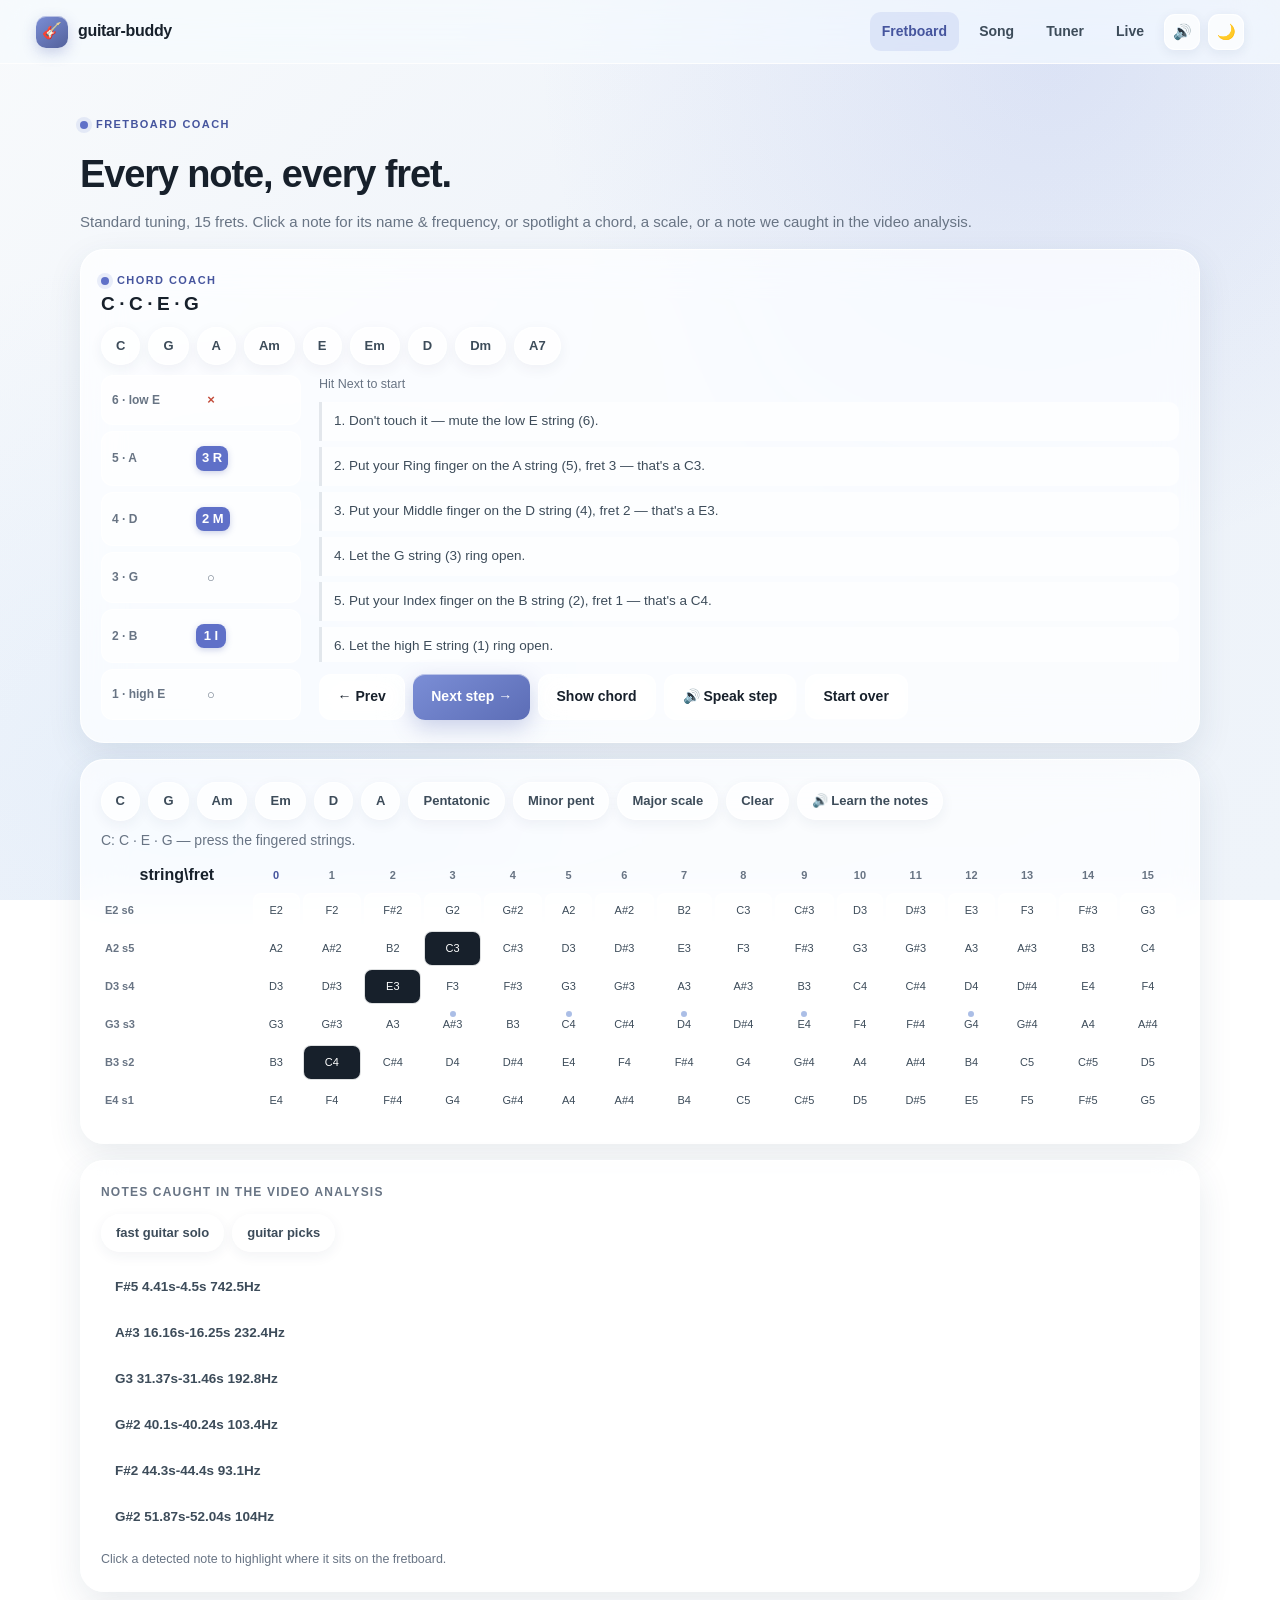
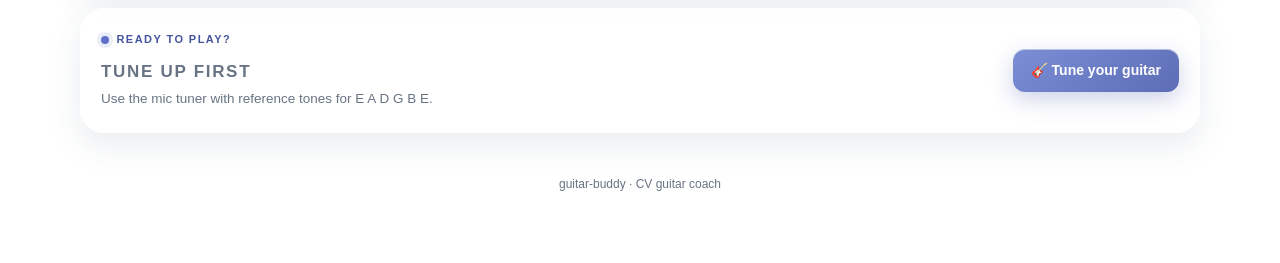
<file: web/index.html>
<!DOCTYPE html>
<html lang="en">
<head>
<meta charset="utf-8">
<meta name="viewport" content="width=device-width, initial-scale=1">
<meta name="theme-color" content="#eef4fb">
<meta name="description" content="guitar-buddy — fretboard coach and tuner.">
<title>guitar-buddy · Fretboard coach</title>
<link rel="stylesheet" href="style.css">
</head>
<body>
<header class="topbar">
  <a class="brand" href="index.html" aria-label="guitar-buddy home">
    <span class="brand-mark">🎸</span> guitar-buddy
  </a>
  <nav>
    <a class="nav-link" href="index.html">Fretboard</a>
    <a class="nav-link" href="song.html">Song</a>
    <a class="nav-link" href="tuner.html">Tuner</a>
    <a class="nav-link" href="live.html">Live</a>
    <button class="icon-btn" id="voiceBtn" title="Voice guide">🔊</button>
    <button class="icon-btn" id="themeBtn" title="Toggle theme">🌙</button>
  </nav>
</header>

<main>
  <section class="section-head">
    <div class="eyebrow">Fretboard coach</div>
    <h1>Every note, every fret.</h1>
    <p>Standard tuning, 15 frets. Click a note for its name &amp; frequency, or spotlight a
       chord, a scale, or a note we caught in the video analysis.</p>
  </section>

  <section class="glass panel" id="chordCoach">
    <div class="eyebrow">Chord coach</div>
    <div class="coach-head">
      <h3 id="chordName">C</h3>
      <span class="sub" id="chordNotes"></span>
    </div>
    <div class="chips" id="chordChips" role="group" aria-label="Choose a chord to learn"></div>

    <div class="coach-grid">
      <div class="diagram" id="chordDiagram"></div>
      <div class="coach-steps">
        <span id="stepLabel">Hit Next to start</span>
        <ol class="steps" id="stepsList"></ol>
        <div class="coach-nav">
          <button class="btn btn-ghost" id="stepPrev">← Prev</button>
          <button class="btn btn-primary" id="stepNext">Next step →</button>
          <button class="btn btn-ghost" id="stepAll">Show chord</button>
          <button class="btn btn-ghost" id="stepSpeak">🔊 Speak step</button>
          <button class="btn btn-ghost" id="stepReset">Start over</button>
        </div>
      </div>
    </div>
  </section>

  <section class="glass panel">
    <div class="chips" role="group" aria-label="Highlight chords and scales">
      <button class="chip" data-highlight="C">C</button>
      <button class="chip" data-highlight="G">G</button>
      <button class="chip" data-highlight="A minor">Am</button>
      <button class="chip" data-highlight="E minor">Em</button>
      <button class="chip" data-highlight="D">D</button>
      <button class="chip" data-highlight="A">A</button>
      <button class="chip" data-highlight="Major pentatonic">Pentatonic</button>
      <button class="chip" data-highlight="Minor pentatonic">Minor pent</button>
      <button class="chip" data-highlight="Major (Ionian)">Major scale</button>
      <button class="chip" id="clearHl">Clear</button>
      <button class="chip" id="notesTour">🔊 Learn the notes</button>
    </div>
    <div id="info">Click any note — or pick a chord/scale above.</div>
    <div id="fretboard"></div>
  </section>

  <section class="glass panel">
    <h2>Notes caught in the video analysis</h2>
    <div id="clipFilter" class="chips"></div>
    <ul id="noteList"></ul>
    <p style="color:var(--muted);font-size:12.5px;margin:8px 0 0">
      Click a detected note to highlight where it sits on the fretboard.</p>
  </section>

  <section class="glass panel" style="display:flex;align-items:center;gap:18px;flex-wrap:wrap">
    <div style="flex:1;min-width:220px">
      <div class="eyebrow">Ready to play?</div>
      <h2 style="margin:10px 0 4px;font-size:17px;font-weight:800">Tune up first</h2>
      <p style="color:var(--muted);font-size:13.5px;margin:0">
        Use the mic tuner with reference tones for E A D G B E.</p>
    </div>
    <a class="btn btn-primary" href="tuner.html">🎸 Tune your guitar</a>
  </section>
</main>

<footer>guitar-buddy · CV guitar coach</footer>

<script src="notes.js"></script>
<script src="chords.js"></script>
<script src="notes_data.js"></script>
<script src="ui.js"></script>
<script src="voice.js"></script>
<script src="fretboard.js"></script>
<script src="chordcoach.js"></script>
</body>
</html>
</file>
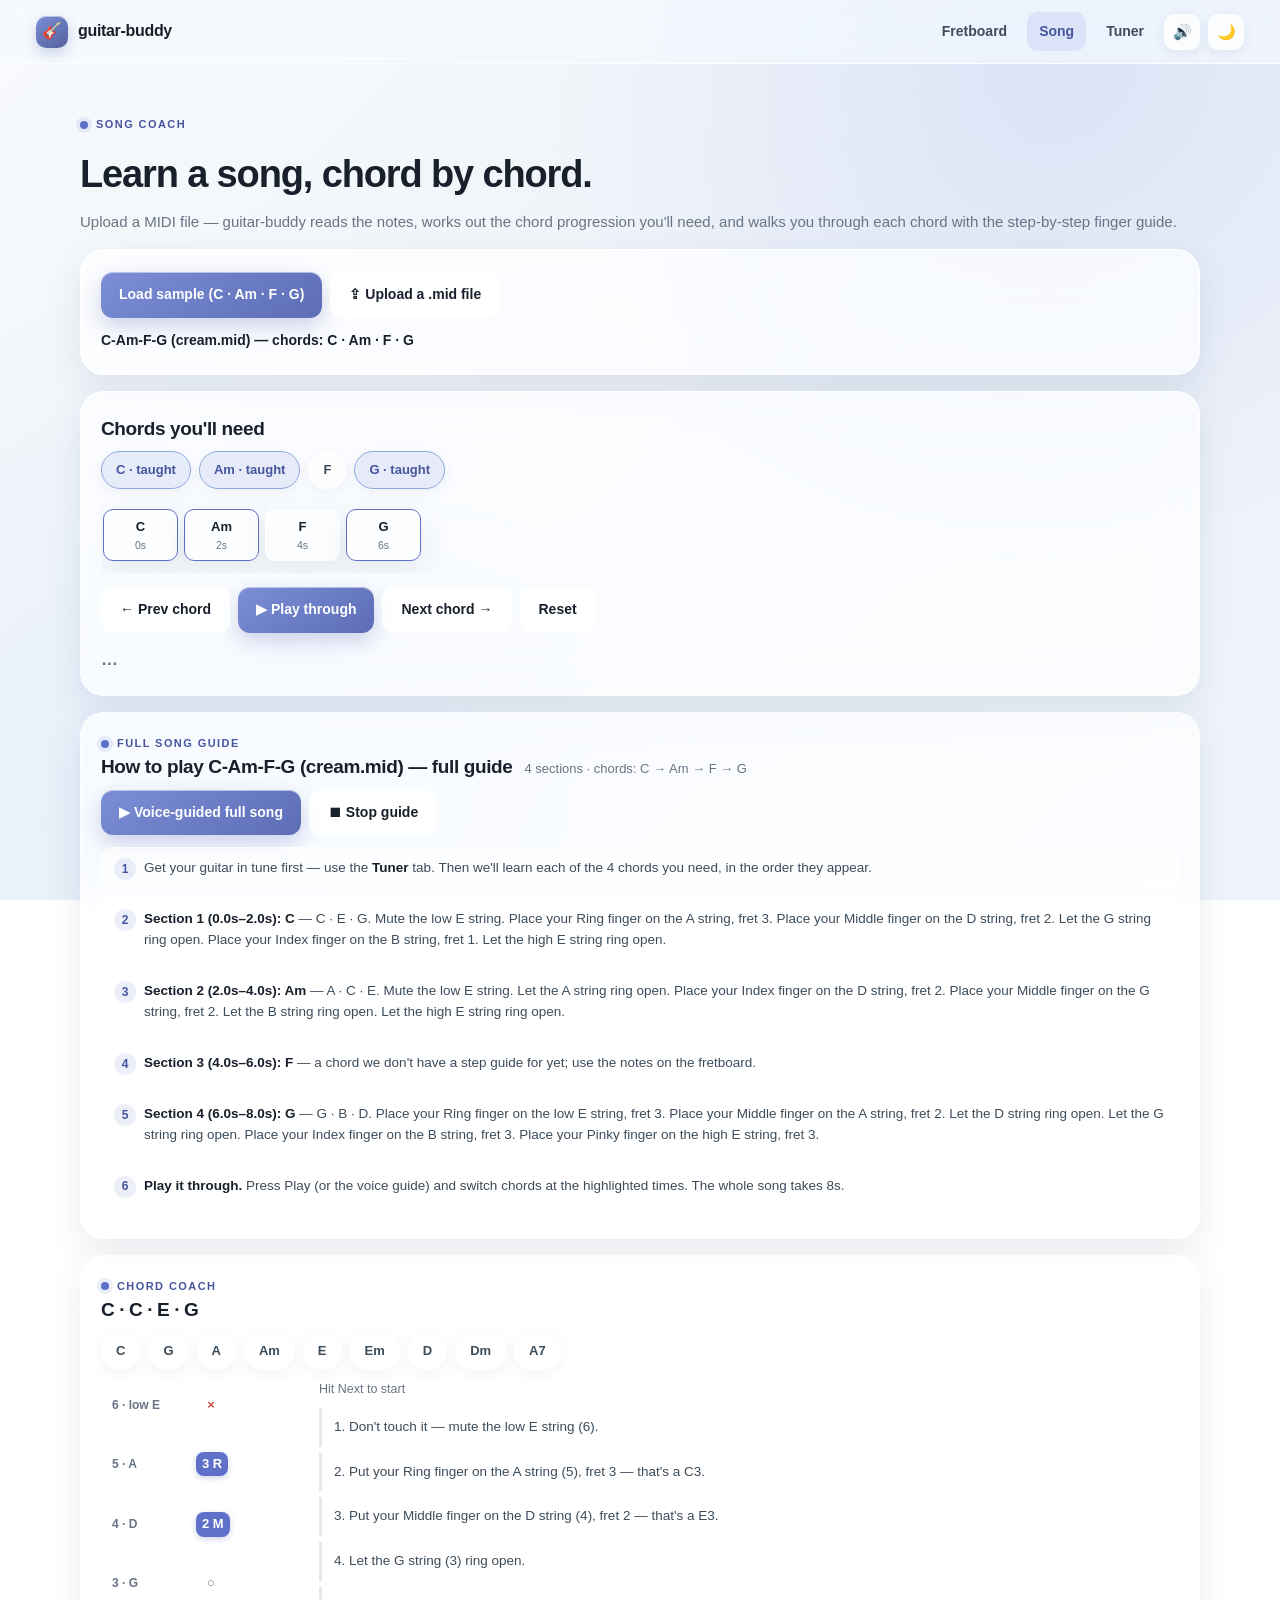
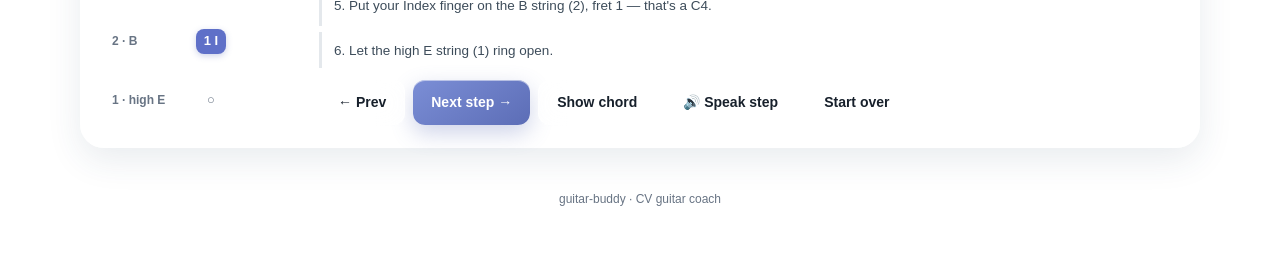
<file: web/song.html>
<!DOCTYPE html>
<html lang="en">
<head>
<meta charset="utf-8">
<meta name="viewport" content="width=device-width, initial-scale=1">
<meta name="theme-color" content="#eef4fb">
<meta name="description" content="guitar-buddy — upload a MIDI and learn the chords you need, step by step.">
<title>guitar-buddy · Song coach</title>
<link rel="stylesheet" href="style.css">
</head>
<body>
<header class="topbar">
  <a class="brand" href="index.html" aria-label="guitar-buddy home">
    <span class="brand-mark">🎸</span> guitar-buddy
  </a>
  <nav>
    <a class="nav-link" href="index.html">Fretboard</a>
    <a class="nav-link" href="song.html">Song</a>
    <a class="nav-link" href="tuner.html">Tuner</a>
    <button class="icon-btn" id="voiceBtn" title="Voice guide">🔊</button>
    <button class="icon-btn" id="themeBtn" title="Toggle theme">🌙</button>
  </nav>
</header>

<main>
  <section class="section-head">
    <div class="eyebrow">Song coach</div>
    <h1>Learn a song, chord by chord.</h1>
    <p>Upload a MIDI file — guitar-buddy reads the notes, works out the chord progression
       you'll need, and walks you through each chord with the step-by-step finger guide.</p>
  </section>

  <section class="glass panel">
    <div class="chips" aria-label="Load a song">
      <button class="btn btn-primary" id="loadSample">Load sample (C · Am · F · G)</button>
      <label class="btn btn-ghost" for="songFile">
        ⇪ Upload a .mid file
        <input type="file" id="songFile" accept=".mid,.midi,audio/midi" hidden>
      </label>
    </div>
    <div id="songTitle" class="song-title"></div>
  </section>

  <section class="glass panel">
    <div class="coach-head">
      <h3>Chords you'll need</h3>
      <span class="sub" id="songMeta"></span>
    </div>
    <div class="chips" id="chordNeed"></div>
    <div class="timeline-row" id="timeline"></div>
    <div class="coach-nav" style="margin-top:14px">
      <button class="btn btn-ghost" id="prevBtn">← Prev chord</button>
      <button class="btn btn-primary" id="playBtn">▶ Play through</button>
      <button class="btn btn-ghost" id="nextBtn">Next chord →</button>
      <button class="btn btn-ghost" id="resetBtn">Reset</button>
    </div>
    <div id="currentChord" class="current-chord">…</div>
  </section>

  <section class="glass panel" id="fullGuidePanel">
    <div class="eyebrow">Full song guide</div>
    <div class="coach-head">
      <h3 id="guideTitle">How to play — full guide</h3>
      <span class="sub" id="guideMeta"></span>
    </div>
    <div class="chips" style="margin-bottom:12px" aria-label="Full-song controls">
      <button class="btn btn-primary" id="guideFullSong">▶ Voice-guided full song</button>
      <button class="btn btn-ghost" id="guideStop">⏹ Stop guide</button>
    </div>
    <ol id="guideList" class="guide-list"></ol>
  </section>

  <section class="glass panel" id="chordCoach">
    <div class="eyebrow">Chord coach</div>
    <div class="coach-head">
      <h3 id="chordName">C</h3>
      <span class="sub" id="chordNotes"></span>
    </div>
    <div class="chips" id="chordChips" role="group" aria-label="Choose a chord to learn"></div>
    <div class="coach-grid">
      <div class="diagram" id="chordDiagram"></div>
      <div class="coach-steps">
        <span id="stepLabel">Hit Next to start</span>
        <ol class="steps" id="stepsList"></ol>
        <div class="coach-nav">
          <button class="btn btn-ghost" id="stepPrev">← Prev</button>
          <button class="btn btn-primary" id="stepNext">Next step →</button>
          <button class="btn btn-ghost" id="stepAll">Show chord</button>
          <button class="btn btn-ghost" id="stepSpeak">🔊 Speak step</button>
          <button class="btn btn-ghost" id="stepReset">Start over</button>
        </div>
      </div>
    </div>
  </section>
</main>

<footer>guitar-buddy · CV guitar coach</footer>

<script src="notes.js"></script>
<script src="chords.js"></script>
<script src="ui.js"></script>
<script src="voice.js"></script>
<script src="midi.js"></script>
<script src="sample_midi.js"></script>
<script src="chordcoach.js"></script>
<script src="songcoach.js"></script>
</body>
</html>
</file>
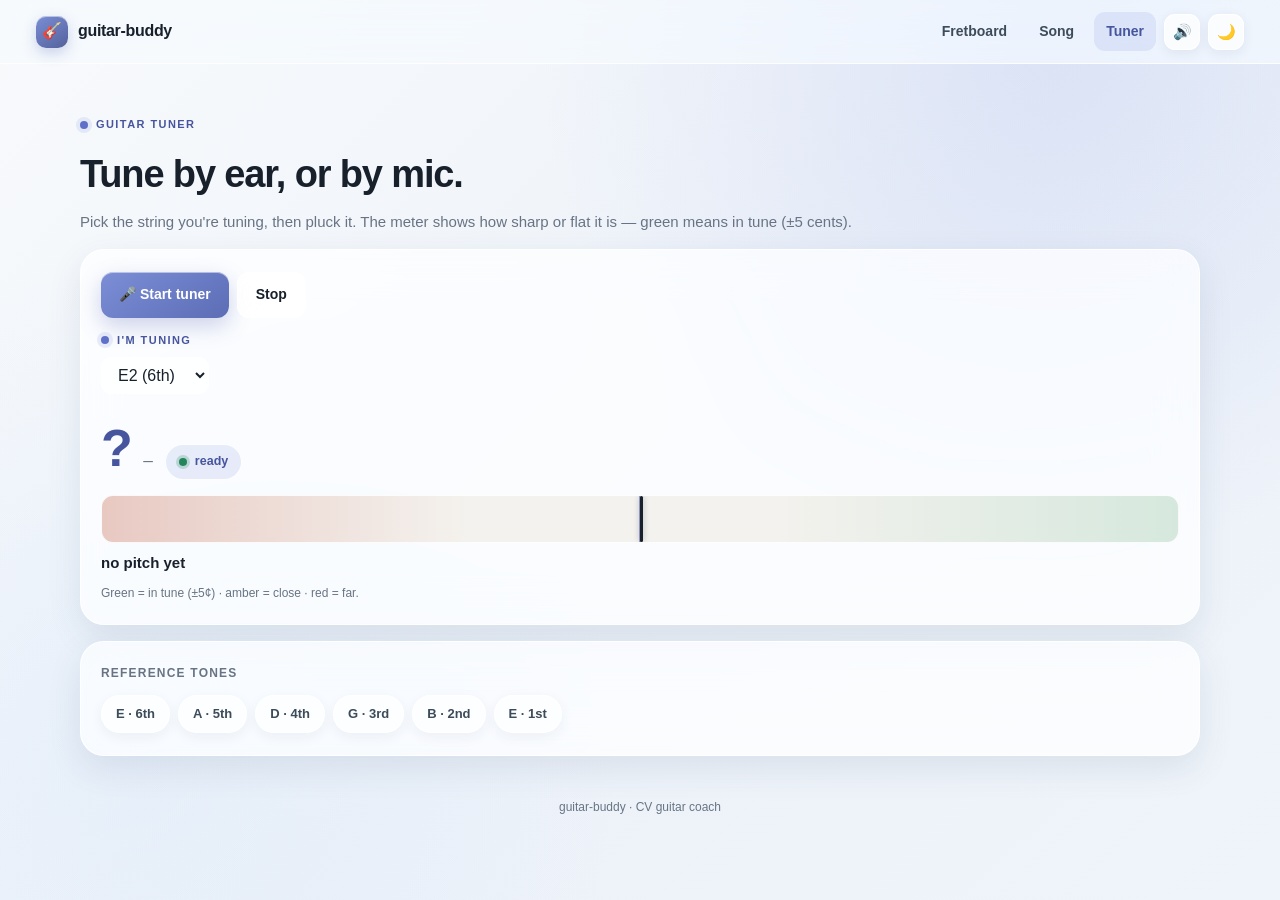
<file: web/tuner.html>
<!DOCTYPE html>
<html lang="en">
<head>
<meta charset="utf-8">
<meta name="viewport" content="width=device-width, initial-scale=1">
<meta name="theme-color" content="#eef4fb">
<meta name="description" content="guitar-buddy — tune your guitar by microphone.">
<title>guitar-buddy · Tuner</title>
<link rel="stylesheet" href="style.css">
</head>
<body>
<header class="topbar">
  <a class="brand" href="index.html" aria-label="guitar-buddy home">
    <span class="brand-mark">🎸</span> guitar-buddy
  </a>
  <nav>
    <a class="nav-link" href="index.html">Fretboard</a>
    <a class="nav-link" href="song.html">Song</a>
    <a class="nav-link" href="tuner.html">Tuner</a>
    <button class="icon-btn" id="voiceBtn" title="Voice guide">🔊</button>
    <button class="icon-btn" id="themeBtn" title="Toggle theme">🌙</button>
  </nav>
</header>

<main>
  <section class="section-head">
    <div class="eyebrow">Guitar tuner</div>
    <h1>Tune by ear, or by mic.</h1>
    <p>Pick the string you're tuning, then pluck it. The meter shows how sharp or flat
       it is — green means in tune (±5 cents).</p>
  </section>

  <section class="glass panel">
    <div class="chips" aria-label="Tuner controls">
      <button class="btn btn-primary" id="tunerOn">🎤 Start tuner</button>
      <button class="btn btn-ghost" id="tunerOff">Stop</button>
    </div>
    <div style="margin:14px 0">
      <label class="eyebrow" style="margin-bottom:8px">I'm tuning</label>
      <select id="stringSelect"></select>
    </div>

    <div class="tuner-readout">
      <span class="note" id="detectedNote">?</span>
      <span class="freq" id="detectedFreq">—</span>
      <span class="status-chip" id="tunerStatus">
        <span class="dot"></span> ready
      </span>
    </div>

    <div class="tuner-meter" aria-label="Tuning meter">
      <div class="center"></div>
      <div class="needle" id="needle"></div>
    </div>

    <div class="tuner-meta">
      <span class="cents" id="centsLabel">no pitch yet</span>
      <span class="target" id="targetLabel"></span>
    </div>
    <p style="color:var(--muted);font-size:12px;margin:10px 0 0">
      Green = in tune (±5¢) · amber = close · red = far.</p>
  </section>

  <section class="glass panel">
    <h2>Reference tones</h2>
    <div class="chips">
      <button class="chip" id="ref0">E · 6th</button>
      <button class="chip" id="ref1">A · 5th</button>
      <button class="chip" id="ref2">D · 4th</button>
      <button class="chip" id="ref3">G · 3rd</button>
      <button class="chip" id="ref4">B · 2nd</button>
      <button class="chip" id="ref5">E · 1st</button>
    </div>
  </section>
</main>

<footer>guitar-buddy · CV guitar coach</footer>

<script src="notes.js"></script>
<script src="ui.js"></script>
<script src="tuner.js"></script>
</body>
</html>
</file>
<file: web/style.css>
/* ============================================================
   guitar-buddy UI — Josh design language (v2)
   Light glass AND dark mode, cohesive with the personal site +
   mviable storefront system. Muted desaturated periwinkle accent,
   semantic tokens, glassmorphism, system fonts. Mobile-first.
   ============================================================ */
:root{
  --ink:#17202b;
  --muted:#687484;
  --text-2:#3d4c5a;
  --accent:#5f70c8;        /* muted periwinkle */
  --accent-2:#8fa8de;
  --accent-ink:#46559e;
  --accent-glass:rgba(95,112,200,.12);
  --line:rgba(39,68,101,.12);
  --glass:rgba(255,255,255,.72);
  --glass-strong:rgba(255,255,255,.9);
  --panel:rgba(255,255,255,.64);
  --panel-solid:rgba(255,255,255,.92);
  --card-line:rgba(255,255,255,.86);
  --chip-bg:rgba(255,255,255,.66);
  --chip-line:rgba(255,255,255,.9);
  --shadow:0 24px 70px rgba(37,65,95,.13);
  --shadow-soft:0 12px 34px rgba(37,65,95,.10);
  --radius:24px;
  --radius-s:14px;
  --maxw:1120px;
  --gutter:clamp(18px,4vw,36px);
  --mono:ui-monospace,"SF Mono","Menlo",Consolas,monospace;
  --ease:cubic-bezier(.2,.7,.2,1);
  --good:#23855a; --warn:#caa013; --bad:#c34b3a;
  --gradient:
    radial-gradient(circle at 82% 6%, rgba(125,145,225,.16), transparent 38%),
    radial-gradient(circle at 10% 84%, rgba(150,195,255,.10), transparent 36%),
    linear-gradient(135deg,#f8fafc 0%,#edf2f9 54%,#eff4fa 100%);
  --topbar-bg:rgba(246,250,253,.66);
}
html[data-theme="dark"]{
  --ink:#e8edf7;
  --muted:#98a7bd;
  --text-2:#b7c2d3;
  --accent:#8fa8de;
  --accent-2:#b7c9ef;
  --accent-ink:#adc0ea;
  --accent-glass:rgba(143,168,222,.16);
  --line:rgba(178,198,232,.14);
  --glass:rgba(19,26,41,.72);
  --glass-strong:rgba(17,24,38,.94);
  --panel:rgba(23,32,50,.62);
  --panel-solid:rgba(20,28,44,.94);
  --card-line:rgba(178,198,232,.13);
  --chip-bg:rgba(26,35,54,.5);
  --chip-line:rgba(178,198,232,.12);
  --shadow:0 24px 70px rgba(0,0,0,.5);
  --shadow-soft:0 12px 34px rgba(0,0,0,.42);
  --gradient:
    radial-gradient(circle at 82% 5%, rgba(120,142,215,.15), transparent 42%),
    radial-gradient(circle at 8% 88%, rgba(90,112,180,.10), transparent 40%),
    linear-gradient(135deg,#0a0f18 0%,#0e1523 52%,#111a2b 100%);
  --topbar-bg:rgba(10,14,22,.62);
}

*{box-sizing:border-box}
html{scroll-behavior:smooth;-webkit-text-size-adjust:100%}
body{
  margin:0;min-height:100vh;
  font-family:-apple-system,BlinkMacSystemFont,"SF Pro Display","Segoe UI",Roboto,Helvetica,Arial,sans-serif;
  color:var(--ink);background:var(--gradient);background-attachment:fixed;
  -webkit-font-smoothing:antialiased;line-height:1.55;transition:background .3s var(--ease),color .3s var(--ease);
  padding-bottom:60px;
}
a{color:var(--accent-ink);text-underline-offset:2px}
[hidden]{display:none!important}
::selection{background:rgba(95,112,200,.25)}
:focus-visible{outline:2px solid var(--accent);outline-offset:3px;border-radius:6px}

/* ---------- top bar ---------- */
.topbar{
  position:sticky;top:0;z-index:40;height:64px;
  display:flex;align-items:center;justify-content:space-between;gap:12px;padding:0 var(--gutter);
  background:var(--topbar-bg);
  -webkit-backdrop-filter:blur(24px) saturate(160%);backdrop-filter:blur(24px) saturate(160%);
  border-bottom:1px solid var(--card-line);
}
.brand{display:flex;align-items:center;gap:10px;color:var(--ink);text-decoration:none;font-weight:750;letter-spacing:-.02em}
.brand-mark{
  display:grid;place-items:center;width:32px;height:32px;border-radius:10px;color:#fff;
  font-size:16px;background:linear-gradient(145deg,#7b8ed6,#53619b);
  box-shadow:inset 0 1px rgba(255,255,255,.5),0 5px 14px rgba(92,109,182,.3);
}
nav{display:flex;align-items:center;gap:8px}
.nav-link{font:inherit;font-size:14px;font-weight:650;color:var(--text-2);text-decoration:none;padding:9px 12px;border-radius:11px}
.nav-link:hover{color:var(--accent-ink);background:var(--accent-glass)}
.nav-link.active{color:var(--accent-ink);background:var(--accent-glass)}
.icon-btn{
  font:inherit;font-size:15px;width:36px;height:36px;border-radius:11px;cursor:pointer;
  background:var(--glass);border:1px solid var(--card-line);color:var(--ink);
  box-shadow:0 3px 12px rgba(28,55,84,.08);
}

/* ---------- layout ---------- */
main{width:min(var(--maxw),100% - (2 * var(--gutter)));margin:0 auto;padding-top:26px}
.section-head{margin:26px 0 14px}
.eyebrow{
  display:flex;align-items:center;gap:8px;text-transform:uppercase;font-size:11px;
  letter-spacing:.13em;font-weight:800;color:var(--accent-ink);
}
.eyebrow::before{content:"";width:8px;height:8px;border-radius:50%;background:var(--accent);box-shadow:0 0 0 4px var(--accent-glass)}
.section-head h1{font-size:clamp(26px,6vw,38px);font-weight:800;letter-spacing:-.03em;margin:12px 0 6px}
.section-head p{color:var(--muted);font-size:15px;margin:0}

/* ---------- glass panels ---------- */
.glass{
  border:1px solid var(--card-line);border-radius:var(--radius);
  background:var(--glass);
  -webkit-backdrop-filter:blur(20px) saturate(150%);backdrop-filter:blur(20px) saturate(150%);
  box-shadow:var(--shadow-soft);
}
.panel{padding:22px 20px;margin:16px 0}
.panel h2{font-size:12px;font-weight:800;text-transform:uppercase;letter-spacing:.1em;color:var(--muted);margin:0 0 12px}

/* ---------- buttons ---------- */
.btn{
  display:inline-flex;align-items:center;justify-content:center;gap:8px;
  font:inherit;font-size:14px;font-weight:700;text-decoration:none;
  padding:11px 18px;border-radius:12px;cursor:pointer;border:1px solid transparent;
  transition:transform .18s var(--ease),box-shadow .18s var(--ease),background .18s var(--ease);
}
.btn-primary{
  color:#fff;border:0;background:linear-gradient(145deg,#7b8ed6,#5c6db6);
  box-shadow:inset 0 1px rgba(255,255,255,.5),0 8px 22px rgba(92,109,182,.30);
}
.btn-primary:hover{box-shadow:inset 0 1px rgba(255,255,255,.5),0 10px 28px rgba(92,109,182,.38);transform:translateY(-1px)}
.btn-ghost{
  color:var(--ink);border:1px solid var(--card-line);background:var(--glass);
  -webkit-backdrop-filter:blur(12px);backdrop-filter:blur(12px);
}
.btn-ghost:hover{background:var(--panel-solid);box-shadow:var(--shadow-soft)}
.btn:active{transform:translateY(1px) scale(.99)}

/* ---------- chips ---------- */
.chips{display:flex;flex-wrap:wrap;gap:8px}
.chip{
  font:inherit;font-size:13px;font-weight:650;color:var(--text-2);padding:8px 14px;border-radius:999px;
  background:var(--chip-bg);border:1px solid var(--chip-line);cursor:pointer;
  box-shadow:0 4px 14px rgba(28,55,84,.06);transition:background .15s,color .15s,border-color .15s;
}
.chip:hover{border-color:var(--accent-glass);color:var(--accent-ink)}
.chip.active,.chip.on{background:var(--accent-glass);border-color:var(--accent-2);color:var(--accent-ink)}
.chip.on{color:var(--accent-ink)}

/* ---------- fretboard ---------- */
#fretboard{overflow-x:auto;margin-top:6px}
table.neck{border-collapse:separate;border-spacing:3px;width:100%}
table.neck th.fret{
  color:var(--muted);font-weight:600;font-size:11px;padding:6px 2px;border:0;
}
table.neck th.nut{color:var(--accent-ink)}
table.neck th.str{color:var(--muted);font-weight:650;font-size:11px;text-align:left;padding-right:8px;white-space:nowrap}
table.neck td.cell{
  text-align:center;font-size:11px;padding:8px 4px;border-radius:8px;cursor:pointer;
  color:var(--text-2);position:relative;border:1px solid var(--card-line);
  background:var(--panel);
  transition:background .12s,color .12s,box-shadow .12s,transform .08s;
}
table.neck td.cell:hover{color:var(--ink);transform:translateY(-1px);box-shadow:var(--shadow-soft)}
table.neck td.cell.sel{background:var(--accent);color:#fff;box-shadow:0 4px 14px rgba(92,109,182,.35)}
table.neck td.cell.hl{background:var(--pc);color:#121212}
table.neck td.cell.hl2{background:var(--ink);color:#fff}
table.neck td.mark::after{
  content:"";position:absolute;left:50%;top:3px;width:6px;height:6px;margin-left:-3px;
  border-radius:50%;background:var(--accent-2);opacity:.75;
}
#info{color:var(--muted);font-size:14px;min-height:22px;margin-top:10px}

/* ---------- detected notes ---------- */
#noteList{list-style:none;padding:0;margin:10px 0 0;max-height:280px;overflow:auto}
#noteList li{margin:5px 0}
#noteList button{
  width:100%;text-align:left;font:inherit;font-size:13.5px;font-weight:600;color:var(--text-2);
  padding:9px 13px;border-radius:11px;border:1px solid var(--card-line);background:var(--chip-bg);
  cursor:pointer;transition:background .15s,color .15s;
}
#noteList button:hover{color:var(--accent-ink);background:var(--accent-glass)}
#noteList .t{color:var(--muted);font-weight:500;font-size:12px}
#noteList .hz{font-family:var(--mono);font-size:12px;color:var(--accent-ink)}

/* ---------- tuner ---------- */
.tuner-readout{display:flex;align-items:baseline;gap:12px;margin:10px 0 6px}
.tuner-readout .note{font-size:52px;font-weight:800;letter-spacing:-.03em;color:var(--accent-ink)}
.tuner-readout .freq{font-family:var(--mono);font-size:16px;color:var(--muted)}
.tuner-meter{
  position:relative;height:48px;margin:6px 0 4px;border-radius:12px;overflow:hidden;
  background:linear-gradient(90deg,#e8c9c2,#f4f2ee 34%,#f4f2ee 62%,#d6e8dd);
  border:1px solid var(--card-line);
}
html[data-theme="dark"] .tuner-meter{background:linear-gradient(90deg,#4a2020,#232a33 34%,#232a33 62%,#143a2a)}
.tuner-meter .center{position:absolute;top:0;bottom:0;left:calc(50% - 1px);width:2px;background:var(--accent);opacity:.6}
.tuner-meter .needle{
  position:absolute;top:0;bottom:0;width:3px;left:50%;background:var(--ink);
  border-radius:2px;transition:transform .08s;z-index:2;box-shadow:0 0 6px rgba(0,0,0,.3);
}
.tuner-meta{display:flex;gap:18px;align-items:center;margin-top:8px;font-size:14px}
.tuner-meta .cents{font-weight:750;font-size:15px}
.tuner-meta .target{color:var(--muted)}
.in-tune .cents{color:var(--good)}.close-cents .cents{color:var(--warn)}.far-cents .cents{color:var(--bad)}
.status-chip{
  display:inline-flex;align-items:center;gap:8px;font-size:12.5px;font-weight:700;color:var(--accent-ink);
  padding:7px 13px;border-radius:999px;background:var(--accent-glass);border:1px solid var(--chip-line);
}
.status-chip .dot{width:8px;height:8px;border-radius:50%;background:var(--good);box-shadow:0 0 0 3px rgba(35,133,90,.22);animation:pulse 2.2s infinite}
@keyframes pulse{0%,100%{opacity:1}50%{opacity:.5}}
select{
  font:inherit;color:var(--ink);background:var(--glass);border:1px solid var(--card-line);
  border-radius:11px;padding:8px 12px;
}
.guitar-visual{display:flex;justify-content:center;margin:10px 0 4px}
.guitar-visual .six{width:8px;height:130px;border-radius:6px;background:#caa24a;box-shadow:0 0 0 3px rgba(0,0,0,.06)}
footer{text-align:center;color:var(--muted);font-size:12px;padding:26px 0 10px}
.guitar-emoji{font-size:22px}

/* ---------- chord coach ---------- */
.coach-head{display:flex;align-items:baseline;gap:12px;flex-wrap:wrap;margin-bottom:8px}
.coach-head h3{font-size:19px;font-weight:800;letter-spacing:-.02em;margin:0;color:var(--ink)}
.coach-head .sub{color:var(--muted);font-size:13px}
.coach-grid{display:grid;grid-template-columns:200px 1fr;gap:18px;margin-top:10px}
@media(max-width:700px){.coach-grid{grid-template-columns:1fr}}
.diagram{display:grid;gap:6px}
.drow{display:flex;align-items:center;gap:10px;padding:7px 10px;border-radius:12px;background:var(--panel);border:1px solid var(--card-line)}
.dstr{color:var(--muted);font-size:12px;font-weight:650;min-width:74px}
.dcell{min-width:30px;text-align:center;font-size:13px;font-weight:800}
.dcell.open{color:var(--muted)}
.dcell.muted{color:var(--bad)}
.dcell.fret{color:#fff;background:var(--accent);border-radius:8px;padding:2px 6px;box-shadow:0 2px 6px rgba(92,109,182,.3)}
.coach-steps{display:flex;flex-direction:column}
.steps{list-style:none;padding:0;margin:0 0 12px;max-height:260px;overflow:auto}
.steps li{
  font-size:13.5px;color:var(--text-2);padding:9px 12px;border-left:3px solid var(--line);
  margin:0 0 6px;background:var(--panel);border-radius:0 10px 10px 0;transition:background .15s,border-color .15s,color .15s;
}
.steps li.active{border-left-color:var(--accent);background:var(--accent-glass);color:var(--ink);font-weight:650}
.steps li.done{border-left-color:#2e9a63}
#stepLabel{color:var(--muted);font-size:12.5px;margin-bottom:8px}
.coach-nav{display:flex;gap:8px;flex-wrap:wrap}

/* ---------- song coach ---------- */
.song-title{color:var(--ink);font-weight:800;margin-top:12px;font-size:14px}
.timeline-row{display:flex;gap:6px;overflow-x:auto;padding:12px 2px;margin-top:8px}
.cbar{position:relative;height:52px;border-radius:10px;display:flex;flex-direction:column;justify-content:center;
  align-items:center;cursor:pointer;background:var(--panel);border:1px solid var(--card-line);
  box-shadow:var(--shadow-soft);transition:transform .12s,box-shadow .12s}
.cbar .cname{font-weight:800;font-size:13px;color:var(--ink)}
.cbar .ctime{font-size:10.5px;color:var(--muted)}
.cbar.taught{border-color:var(--accent)}
.cbar.now{transform:translateY(-2px);box-shadow:0 6px 16px rgba(92,109,182,.30);border-color:var(--accent);background:var(--accent-glass)}
.cbar.now .cname{color:var(--accent-ink)}
.current-chord{margin-top:14px;font-size:17px;font-weight:800;color:var(--muted)}
.current-chord.lit{color:var(--accent-ink)}
.guide-list{list-style:none;counter-reset:g;padding:0;margin:0}
.guide-list li{position:relative;padding:10px 12px 10px 42px;background:var(--panel);border:1px solid var(--card-line);
  border-radius:12px;margin:0 0 8px;font-size:13.5px;color:var(--text-2)}
.guide-list li::before{counter-increment:g;content:counter(g);position:absolute;left:12px;top:10px;
  width:22px;height:22px;border-radius:50%;background:var(--accent-glass);color:var(--accent-ink);
  font-weight:800;font-size:12px;display:flex;align-items:center;justify-content:center}
.guide-list li b{color:var(--ink)}

/* ---------- live detection ---------- */
.live-stage{display:flex;gap:14px;flex-wrap:wrap;align-items:flex-start;margin-top:12px}
.stage-main{flex:1;min-width:260px}
.stage-main img,.stage-main video{width:100%;border-radius:12px;border:1px solid var(--card-line);background:#000}
.stage-side{width:180px;min-width:180px}
.stage-side img{width:100%;border-radius:12px;border:1px solid var(--card-line);background:#000}
.placeholder{border:2px dashed var(--card-line);border-radius:12px;padding:36px 14px;text-align:center;color:var(--muted);font-size:13px;min-height:180px;display:flex;align-items:center;justify-content:center}
.placeholder.small{min-height:70px;padding:14px;font-size:12px}
.live-notes{margin-top:14px}
.live-notes ul{list-style:none;padding:0;margin:8px 0 0}
.live-notes li{background:var(--panel);border:1px solid var(--card-line);border-radius:10px;padding:6px 10px;margin:0 0 6px;font-size:13px;color:var(--text-2)}
#vdPlayer{width:100%;border-radius:12px;border:1px solid var(--card-line);background:#000;margin-top:12px}
</file>
